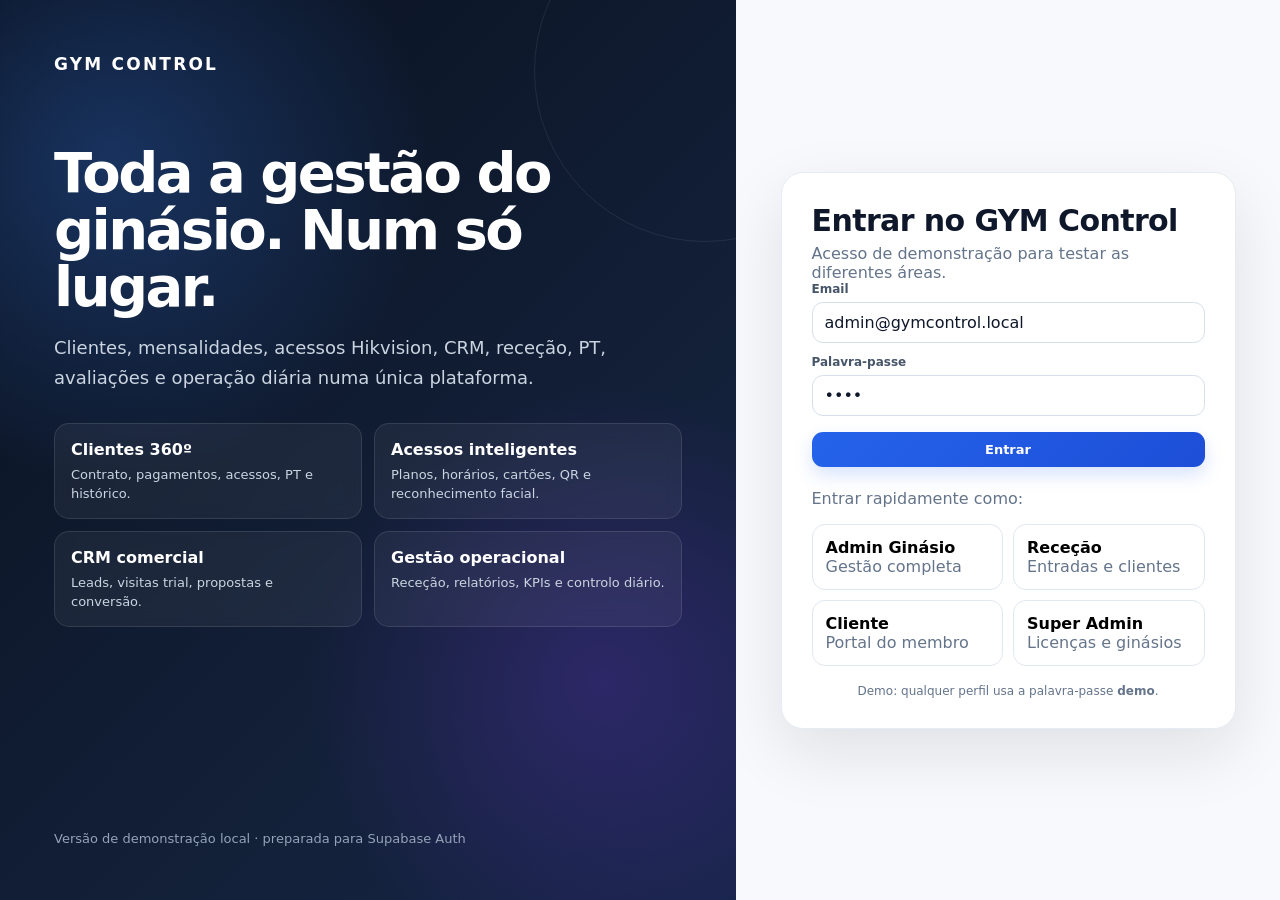
<file: index.html>
<!doctype html>
<html lang="pt">
<head>
  <meta charset="utf-8">
  <meta name="viewport" content="width=device-width,initial-scale=1">
  <meta name="description" content="GYM Control — gestão de ginásios, clientes, acessos, mensalidades, CRM, PT e operações.">
  <title>GYM Control · Login</title>
  <link rel="stylesheet" href="assets/css/app.css">
<link rel="icon" href="assets/gym-control.svg" type="image/svg+xml"></head>
<body>
<div class="login-page">
  <section class="login-hero">
    <div>
      <div class="login-brand">GYM CONTROL</div>
      <div style="margin-top:70px">
        <h1>Toda a gestão do ginásio. Num só lugar.</h1>
        <p>Clientes, mensalidades, acessos Hikvision, CRM, receção, PT, avaliações e operação diária numa única plataforma.</p>
        <div class="login-points">
          <div class="login-point"><strong>Clientes 360º</strong><span>Contrato, pagamentos, acessos, PT e histórico.</span></div>
          <div class="login-point"><strong>Acessos inteligentes</strong><span>Planos, horários, cartões, QR e reconhecimento facial.</span></div>
          <div class="login-point"><strong>CRM comercial</strong><span>Leads, visitas trial, propostas e conversão.</span></div>
          <div class="login-point"><strong>Gestão operacional</strong><span>Receção, relatórios, KPIs e controlo diário.</span></div>
        </div>
      </div>
    </div>
    <div style="color:#94a3b8;font-size:13px">Versão de demonstração local · preparada para Supabase Auth</div>
  </section>

  <section class="login-panel-wrap">
    <div class="login-panel">
      <h2>Entrar no GYM Control</h2>
      <div class="muted">Acesso de demonstração para testar as diferentes áreas.</div>

      <form id="loginForm">
        <label>Email</label>
        <input id="email" type="email" autocomplete="username" required>
        <div style="margin-top:12px">
          <label>Palavra-passe</label>
          <input id="password" type="password" autocomplete="current-password" required>
        </div>
        <div id="loginError" class="hidden" style="margin-top:12px;padding:10px;border-radius:10px;background:#fee2e2;color:#991b1b">
          Email ou palavra-passe incorretos.
        </div>
        <button class="btn primary" style="width:100%;margin-top:16px" type="submit">Entrar</button>
      </form>

      <div style="margin-top:22px">
        <div class="muted" style="margin-bottom:8px">Entrar rapidamente como:</div>
        <div class="login-role-grid">
          <button class="login-role" data-demo-role="admin"><strong>Admin Ginásio</strong><span class="muted">Gestão completa</span></button>
          <button class="login-role" data-demo-role="reception"><strong>Receção</strong><span class="muted">Entradas e clientes</span></button>
          <button class="login-role" data-demo-role="client"><strong>Cliente</strong><span class="muted">Portal do membro</span></button>
          <button class="login-role" data-demo-role="superadmin"><strong>Super Admin</strong><span class="muted">Licenças e ginásios</span></button>
        </div>
      </div>

      <div class="login-footer">Demo: qualquer perfil usa a palavra-passe <strong>demo</strong>.</div>
    </div>
  </section>
</div>
<script src="assets/js/login.js"></script>
<script src="assets/js/ui.js"></script></body>
</html>
</file>
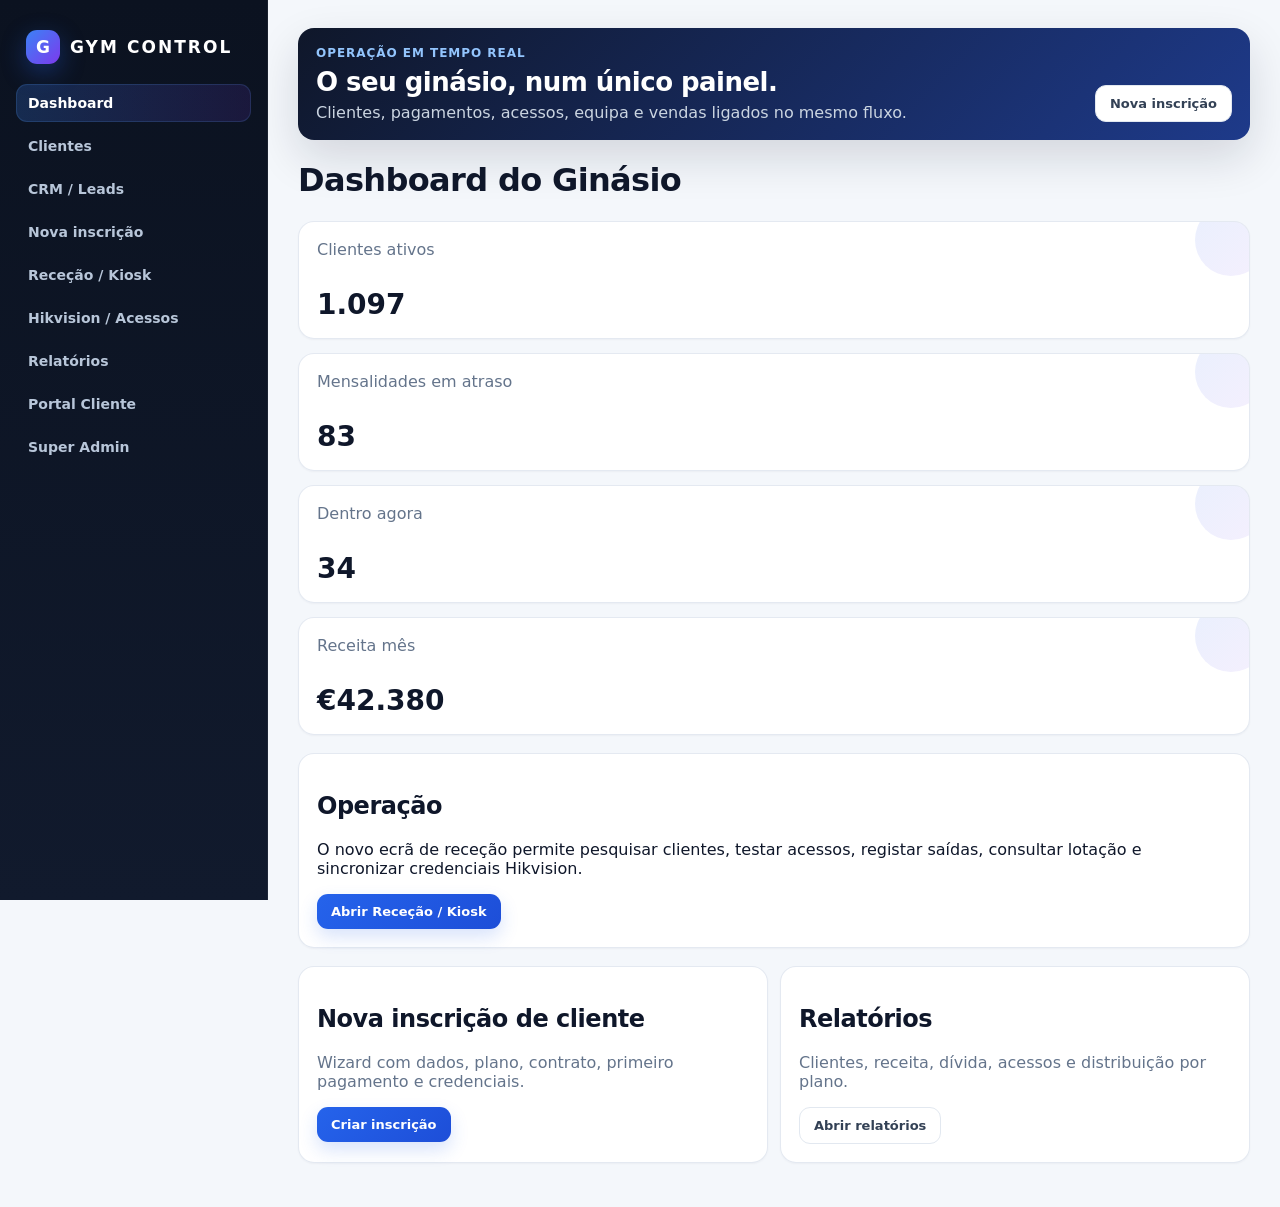
<file: admin.html>
<!doctype html><html lang="pt"><head><meta charset="utf-8"><meta name="viewport" content="width=device-width,initial-scale=1"><title>GYM Control</title><link rel="stylesheet" href="assets/css/app.css"><link rel="icon" href="assets/gym-control.svg" type="image/svg+xml"></head><body><div class="layout"><aside class="sidebar"><div class="brand">GYM CONTROL</div><nav class="nav"><a class="active" href="admin.html">Dashboard</a><a href="clients.html">Clientes</a><a href="crm.html">CRM / Leads</a><a href="enrollment.html">Nova inscrição</a><a href="reception.html">Receção / Kiosk</a><a href="hikvision.html">Hikvision / Acessos</a><a href="reports.html">Relatórios</a><a href="client-portal.html">Portal Cliente</a><a href="super-admin.html">Super Admin</a></nav></aside><main class="main"><div class="card" style="margin-bottom:18px;background:linear-gradient(135deg,#0f172a,#1e3a8a);color:#fff;border:0;box-shadow:0 18px 45px rgba(15,23,42,.14)"><div class="space" style="align-items:flex-end"><div><div style="font-size:12px;font-weight:800;letter-spacing:.08em;text-transform:uppercase;color:#93c5fd">Operação em tempo real</div><h2 style="margin:7px 0 6px;font-size:26px">O seu ginásio, num único painel.</h2><div style="color:#cbd5e1">Clientes, pagamentos, acessos, equipa e vendas ligados no mesmo fluxo.</div></div><a class="btn light" href="enrollment.html">Nova inscrição</a></div></div><h1>Dashboard do Ginásio</h1><div class="grid kpis"><div class="card kpi"><span class="muted">Clientes ativos</span><strong>1.097</strong></div><div class="card kpi"><span class="muted">Mensalidades em atraso</span><strong>83</strong></div><div class="card kpi"><span class="muted">Dentro agora</span><strong>34</strong></div><div class="card kpi"><span class="muted">Receita mês</span><strong>€42.380</strong></div></div><div class="card" style="margin-top:18px"><h2>Operação</h2><p>O novo ecrã de receção permite pesquisar clientes, testar acessos, registar saídas, consultar lotação e sincronizar credenciais Hikvision.</p><a class="btn primary" href="reception.html">Abrir Receção / Kiosk</a></div><div class="grid row" style="margin-top:18px">
<div class="card"><h2>Nova inscrição de cliente</h2><p class="muted">Wizard com dados, plano, contrato, primeiro pagamento e credenciais.</p><a class="btn primary" href="enrollment.html">Criar inscrição</a></div>
<div class="card"><h2>Relatórios</h2><p class="muted">Clientes, receita, dívida, acessos e distribuição por plano.</p><a class="btn light" href="reports.html">Abrir relatórios</a></div>
</div></main></div><script src="assets/js/session.js"></script><script src="assets/js/ui.js"></script></body></html>
</file>
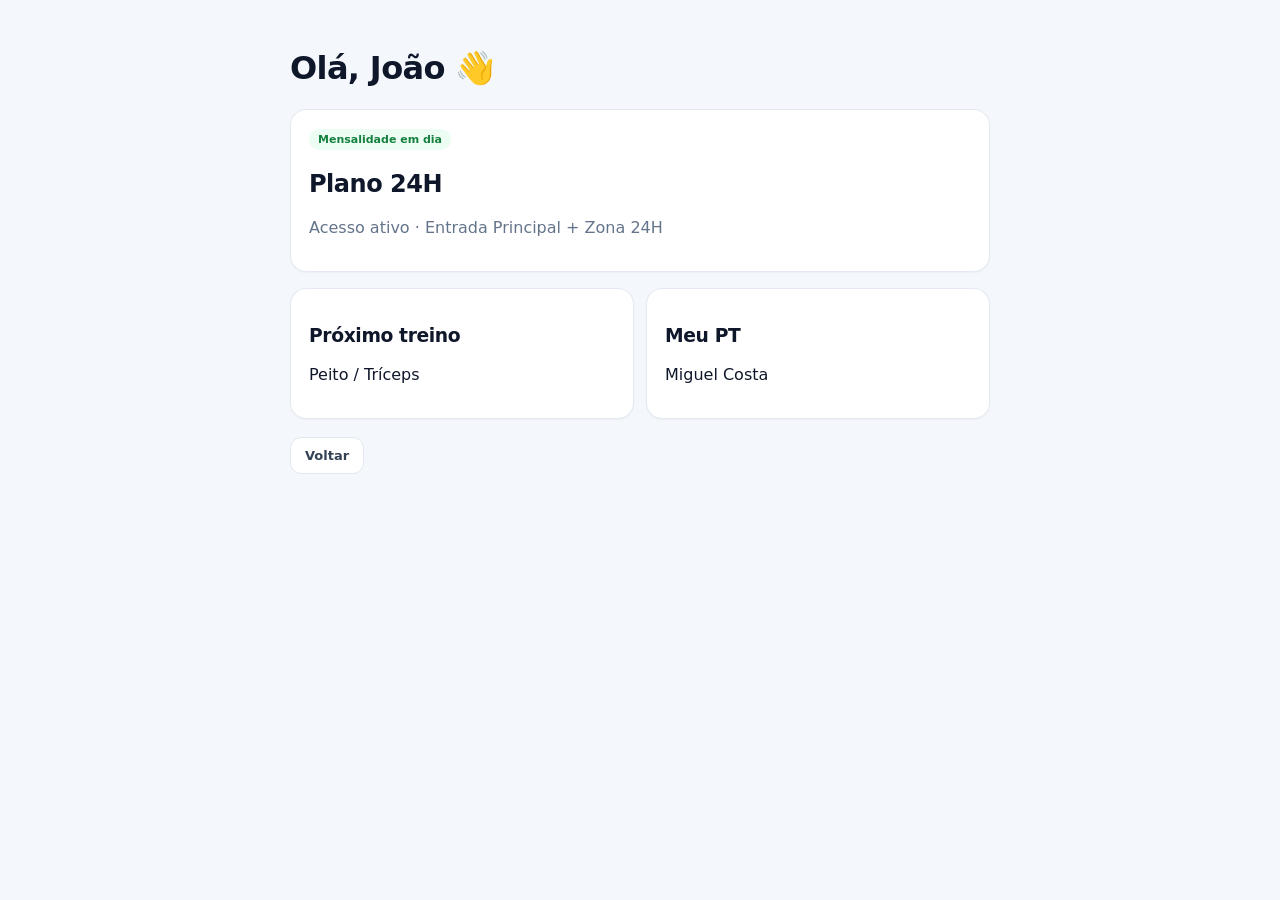
<file: client-portal.html>
<!doctype html><html lang="pt"><head><meta charset="utf-8"><meta name="viewport" content="width=device-width,initial-scale=1"><title>GYM Control · Cliente</title><link rel="stylesheet" href="assets/css/app.css"><link rel="icon" href="assets/gym-control.svg" type="image/svg+xml"></head><body><main class="main" style="max-width:760px;margin:auto"><h1>Olá, João 👋</h1><div class="card"><span class="badge ok">Mensalidade em dia</span><h2>Plano 24H</h2><p class="muted">Acesso ativo · Entrada Principal + Zona 24H</p></div><div class="grid row" style="margin-top:16px"><div class="card"><h3>Próximo treino</h3><p>Peito / Tríceps</p></div><div class="card"><h3>Meu PT</h3><p>Miguel Costa</p></div></div><p style="margin-top:18px"><a class="btn light" href="admin.html">Voltar</a></p></main><script src="assets/js/session.js"></script><script src="assets/js/ui.js"></script></body></html>
</file>
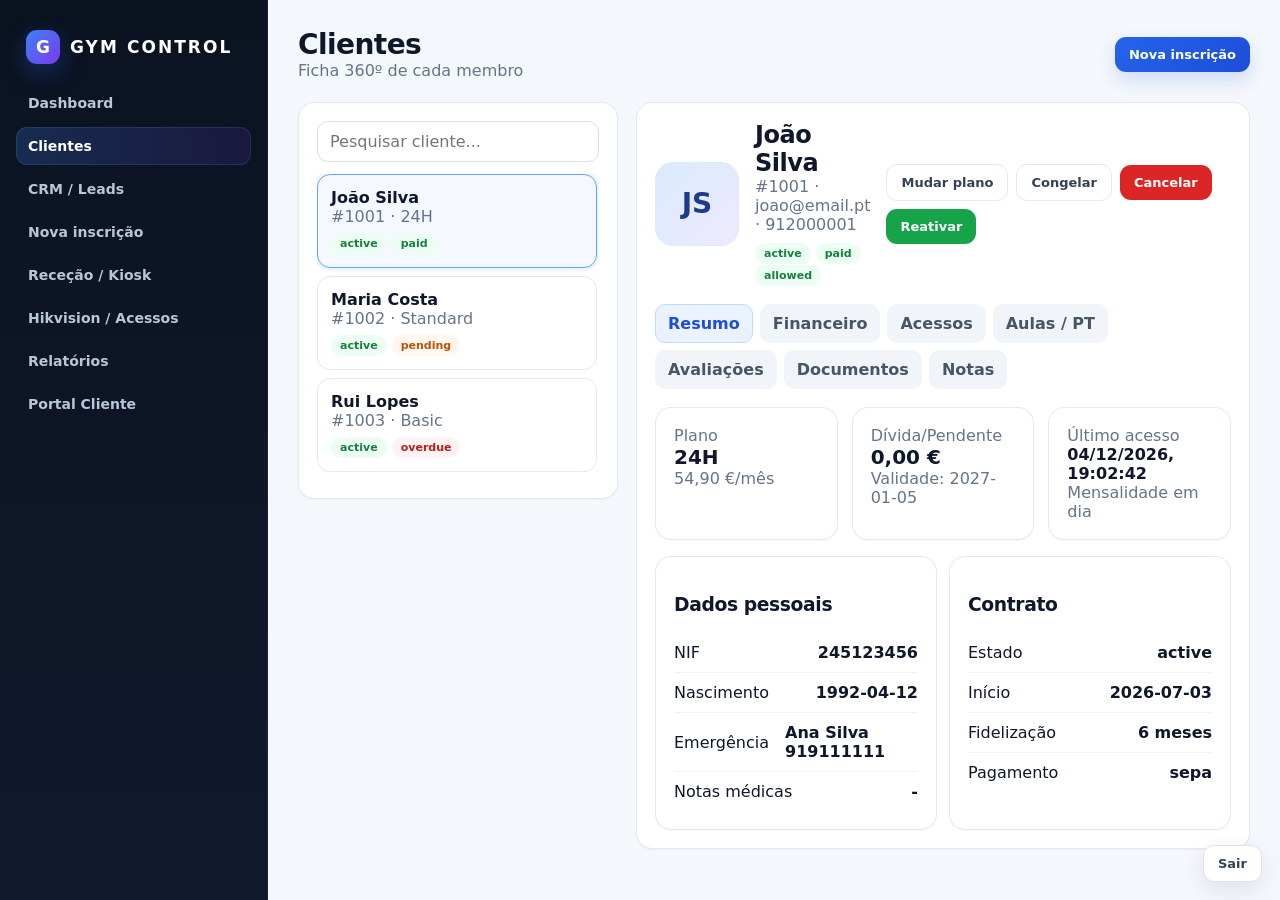
<file: clients.html>
<!doctype html><html lang="pt"><head><meta charset="utf-8"><meta name="viewport" content="width=device-width,initial-scale=1"><title>GYM Control · Clientes</title><link rel="stylesheet" href="assets/css/app.css"><link rel="icon" href="assets/gym-control.svg" type="image/svg+xml"></head>
<body><button class="btn light" onclick="GYM_SESSION.logout()" style="position:fixed;right:16px;bottom:16px;z-index:50">Sair</button><div class="layout"><aside class="sidebar"><div class="brand">GYM CONTROL</div><nav class="nav"><a href="admin.html">Dashboard</a><a class="active" href="clients.html">Clientes</a><a href="crm.html">CRM / Leads</a><a href="enrollment.html">Nova inscrição</a><a href="reception.html">Receção / Kiosk</a><a href="hikvision.html">Hikvision / Acessos</a><a href="reports.html">Relatórios</a><a href="client-portal.html">Portal Cliente</a></nav></aside>
<main class="main"><div class="topbar"><div><h1 style="margin:0">Clientes</h1><div class="muted">Ficha 360º de cada membro</div></div><a class="btn primary" href="enrollment.html">Nova inscrição</a></div>
<div class="client-layout"><aside><div class="card"><input id="clientSearch" placeholder="Pesquisar cliente..."><div id="clientList" class="client-list" style="margin-top:12px"></div></div></aside>
<section><div class="card"><div class="profile-head"><div class="profile-avatar" id="profileAvatar">JS</div><div><h2 id="profileName" style="margin:0"></h2><div class="muted" id="profileMeta"></div><div style="margin-top:8px" id="profileBadges"></div></div><div class="toolbar"><button class="btn light" id="changePlan">Mudar plano</button><button class="btn light" id="freezeClient">Congelar</button><button class="btn danger" id="cancelClient">Cancelar</button><button class="btn success" id="reactivateClient">Reativar</button></div></div>
<div class="profile-tabs"><button class="profile-tab active" data-tab="overview">Resumo</button><button class="profile-tab" data-tab="finance">Financeiro</button><button class="profile-tab" data-tab="access">Acessos</button><button class="profile-tab" data-tab="activities">Aulas / PT</button><button class="profile-tab" data-tab="measurements">Avaliações</button><button class="profile-tab" data-tab="documents">Documentos</button><button class="profile-tab" data-tab="notes">Notas</button></div>
<div class="profile-panel active" data-panel="overview" id="overviewPanel"></div><div class="profile-panel" data-panel="finance" id="financePanel"></div><div class="profile-panel" data-panel="access" id="accessPanel"></div><div class="profile-panel" data-panel="activities" id="activitiesPanel"></div><div class="profile-panel" data-panel="measurements" id="measurementsPanel"></div><div class="profile-panel" data-panel="documents" id="documentsPanel"></div><div class="profile-panel" data-panel="notes" id="notesPanel"></div>
</div></section></div></main></div>

<div class="modal hidden" id="planModal"><div class="modal-box"><div class="space"><h2>Mudar plano</h2><button class="btn light" id="closePlan">Fechar</button></div><label>Novo plano</label><select id="planSelect"></select><div style="margin-top:14px;text-align:right"><button class="btn primary" id="savePlan">Guardar alteração</button></div></div></div>
<div class="modal hidden" id="freezeModal"><div class="modal-box"><div class="space"><h2>Congelar adesão</h2><button class="btn light" id="closeFreeze">Fechar</button></div><div class="row"><div><label>De</label><input id="freezeFrom" type="date"></div><div><label>Até</label><input id="freezeTo" type="date"></div></div><div style="margin-top:10px"><label>Motivo</label><input id="freezeReason"></div><div style="margin-top:14px;text-align:right"><button class="btn primary" id="saveFreeze">Confirmar congelamento</button></div></div></div>
<div class="modal hidden" id="measurementModal"><div class="modal-box"><div class="space"><h2>Nova avaliação</h2><button class="btn light" id="closeMeasurement">Fechar</button></div><div class="row"><div><label>Data</label><input id="mDate" type="date"></div><div><label>Peso kg</label><input id="mWeight" type="number" step="0.1"></div></div><div class="row" style="margin-top:10px"><div><label>Gordura %</label><input id="mFat" type="number" step="0.1"></div><div><label>Músculo kg</label><input id="mMuscle" type="number" step="0.1"></div></div><div style="margin-top:10px"><label>Cintura cm</label><input id="mWaist" type="number" step="0.1"></div><div style="margin-top:14px;text-align:right"><button class="btn primary" id="saveMeasurement">Guardar avaliação</button></div></div></div>
<script src="assets/js/app.js"></script><script src="assets/js/clients.js"></script><script src="assets/js/session.js"></script><script src="assets/js/ui.js"></script></body></html>
</file>
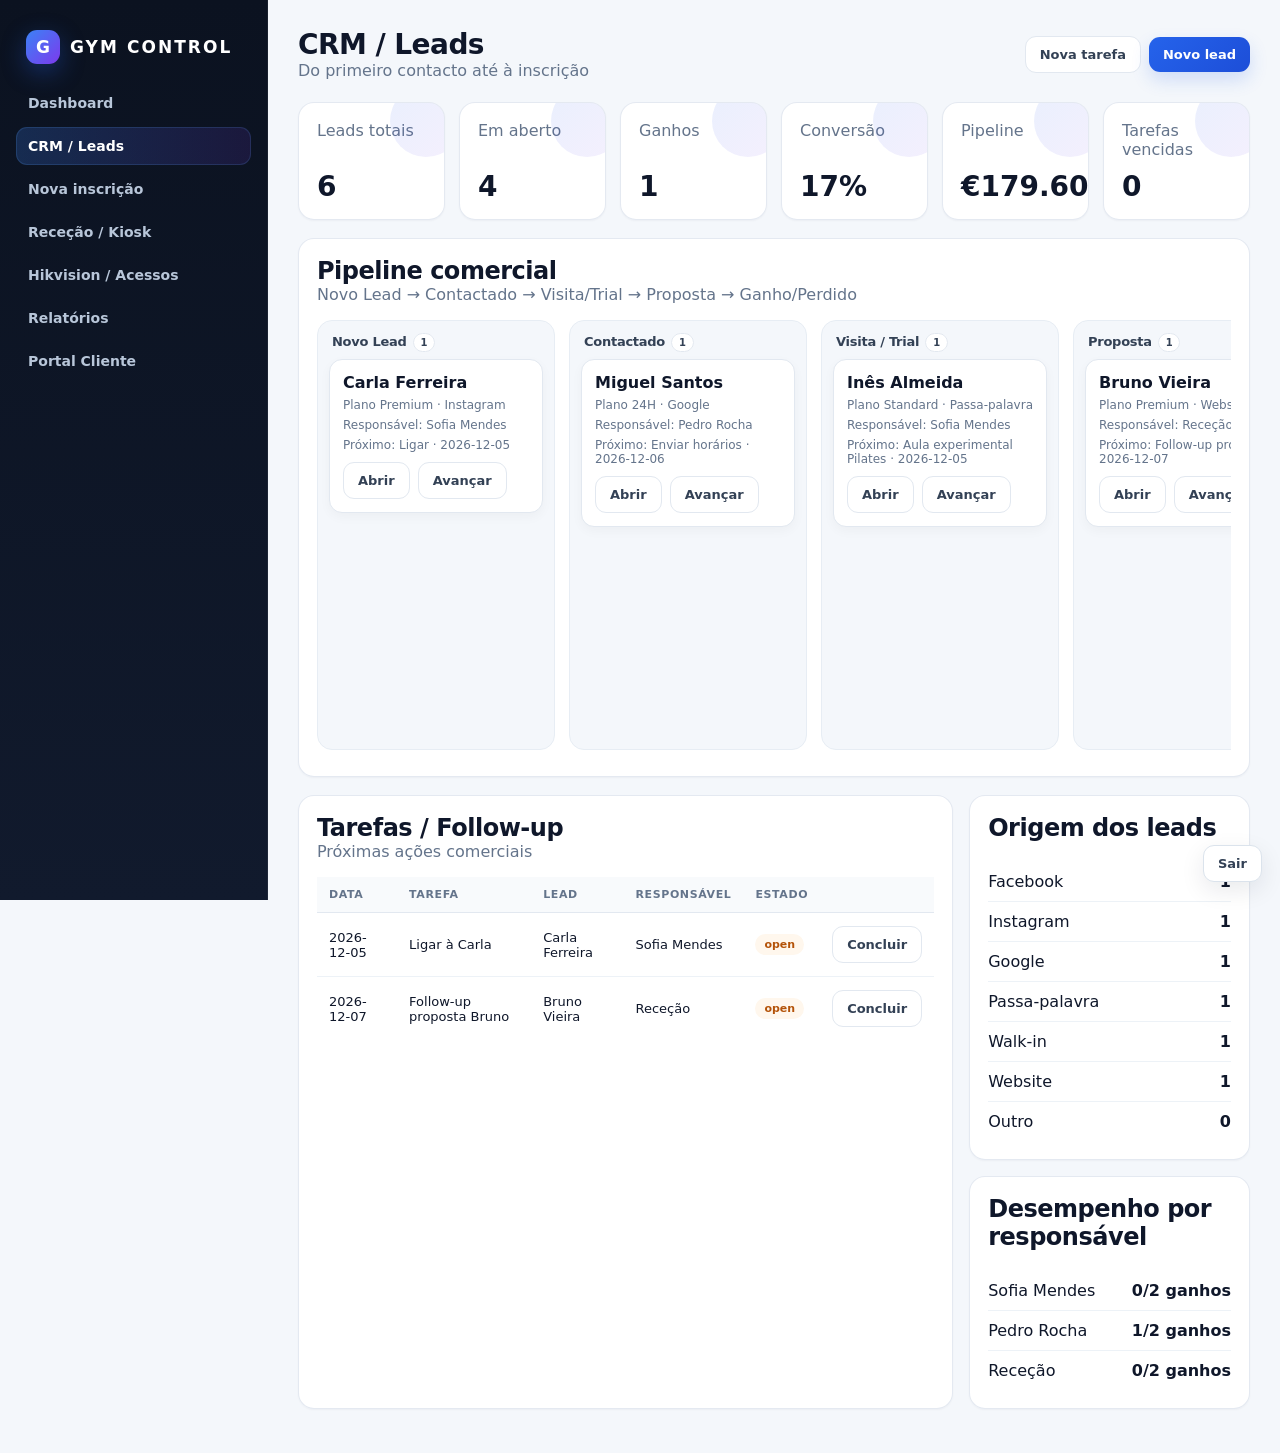
<file: crm.html>
<!doctype html><html lang="pt"><head><meta charset="utf-8"><meta name="viewport" content="width=device-width,initial-scale=1"><title>GYM Control · CRM</title><link rel="stylesheet" href="assets/css/app.css"><link rel="icon" href="assets/gym-control.svg" type="image/svg+xml"></head>
<body><button class="btn light" onclick="GYM_SESSION.logout()" style="position:fixed;right:16px;bottom:16px;z-index:50">Sair</button><div class="layout"><aside class="sidebar"><div class="brand">GYM CONTROL</div><nav class="nav"><a href="admin.html">Dashboard</a><a class="active" href="crm.html">CRM / Leads</a><a href="enrollment.html">Nova inscrição</a><a href="reception.html">Receção / Kiosk</a><a href="hikvision.html">Hikvision / Acessos</a><a href="reports.html">Relatórios</a><a href="client-portal.html">Portal Cliente</a></nav></aside>
<main class="main"><div class="topbar"><div><h1 style="margin:0">CRM / Leads</h1><div class="muted">Do primeiro contacto até à inscrição</div></div><div class="toolbar"><button class="btn light" id="newTask">Nova tarefa</button><button class="btn primary" id="newLead">Novo lead</button></div></div>
<div class="kpi-grid-6"><div class="card kpi"><span class="muted">Leads totais</span><strong id="kTotal">0</strong></div><div class="card kpi"><span class="muted">Em aberto</span><strong id="kOpen">0</strong></div><div class="card kpi"><span class="muted">Ganhos</span><strong id="kWon">0</strong></div><div class="card kpi"><span class="muted">Conversão</span><strong id="kConv">0%</strong></div><div class="card kpi"><span class="muted">Pipeline</span><strong id="kPipe">€0</strong></div><div class="card kpi"><span class="muted">Tarefas vencidas</span><strong id="kTasks">0</strong></div></div>

<div class="card" style="margin-top:18px"><div class="section-title"><div><h2 style="margin:0">Pipeline comercial</h2><div class="muted">Novo Lead → Contactado → Visita/Trial → Proposta → Ganho/Perdido</div></div></div><div class="kanban" id="kanban"></div></div>

<div class="crm-grid" style="margin-top:18px"><div class="card"><div class="section-title"><div><h2 style="margin:0">Tarefas / Follow-up</h2><div class="muted">Próximas ações comerciais</div></div></div><div style="overflow:auto"><table><thead><tr><th>Data</th><th>Tarefa</th><th>Lead</th><th>Responsável</th><th>Estado</th><th></th></tr></thead><tbody id="taskRows"></tbody></table></div></div>
<div><div class="card"><h2 style="margin-top:0">Origem dos leads</h2><div id="sourceStats"></div></div><div class="card" style="margin-top:16px"><h2 style="margin-top:0">Desempenho por responsável</h2><div id="ownerStats"></div></div></div></div>
</main></div>

<div class="modal hidden" id="leadModal"><div class="modal-box"><div class="space"><h2>Lead</h2><button class="btn light" id="closeLead">Fechar</button></div><input id="leadId" type="hidden">
<div class="row"><div><label>Nome</label><input id="leadName"></div><div><label>Telefone</label><input id="leadPhone"></div></div><div class="row" style="margin-top:10px"><div><label>Email</label><input id="leadEmail"></div><div><label>Origem</label><select id="leadSource"></select></div></div>
<div class="row" style="margin-top:10px"><div><label>Responsável</label><select id="leadOwner"></select></div><div><label>Estado</label><select id="leadStage"></select></div></div>
<div class="row" style="margin-top:10px"><div><label>Interesse</label><input id="leadInterest" placeholder="Plano Premium"></div><div><label>Valor potencial €/mês</label><input id="leadValue" type="number" step="0.01"></div></div>
<div class="row" style="margin-top:10px"><div><label>Próxima ação</label><input id="leadAction"></div><div><label>Data</label><input id="leadDate" type="date"></div></div>
<div style="margin-top:10px"><label>Notas</label><textarea id="leadNotes" rows="4"></textarea></div>
<div class="space" style="margin-top:14px"><button class="btn success" id="convertLead">Converter em inscrição</button><button class="btn primary" id="saveLead">Guardar</button></div></div></div>

<div class="modal hidden" id="taskModal"><div class="modal-box"><div class="space"><h2>Nova tarefa</h2><button class="btn light" id="closeTask">Fechar</button></div>
<div><label>Tarefa</label><input id="taskTitle"></div><div class="row" style="margin-top:10px"><div><label>Lead</label><select id="taskLead"></select></div><div><label>Responsável</label><select id="taskOwner"></select></div></div><div style="margin-top:10px"><label>Data</label><input id="taskDate" type="date"></div><div style="margin-top:14px;text-align:right"><button class="btn primary" id="saveTask">Guardar tarefa</button></div></div></div>

<script src="assets/js/app.js"></script><script src="assets/js/crm.js"></script><script src="assets/js/session.js"></script><script src="assets/js/ui.js"></script></body></html>
</file>
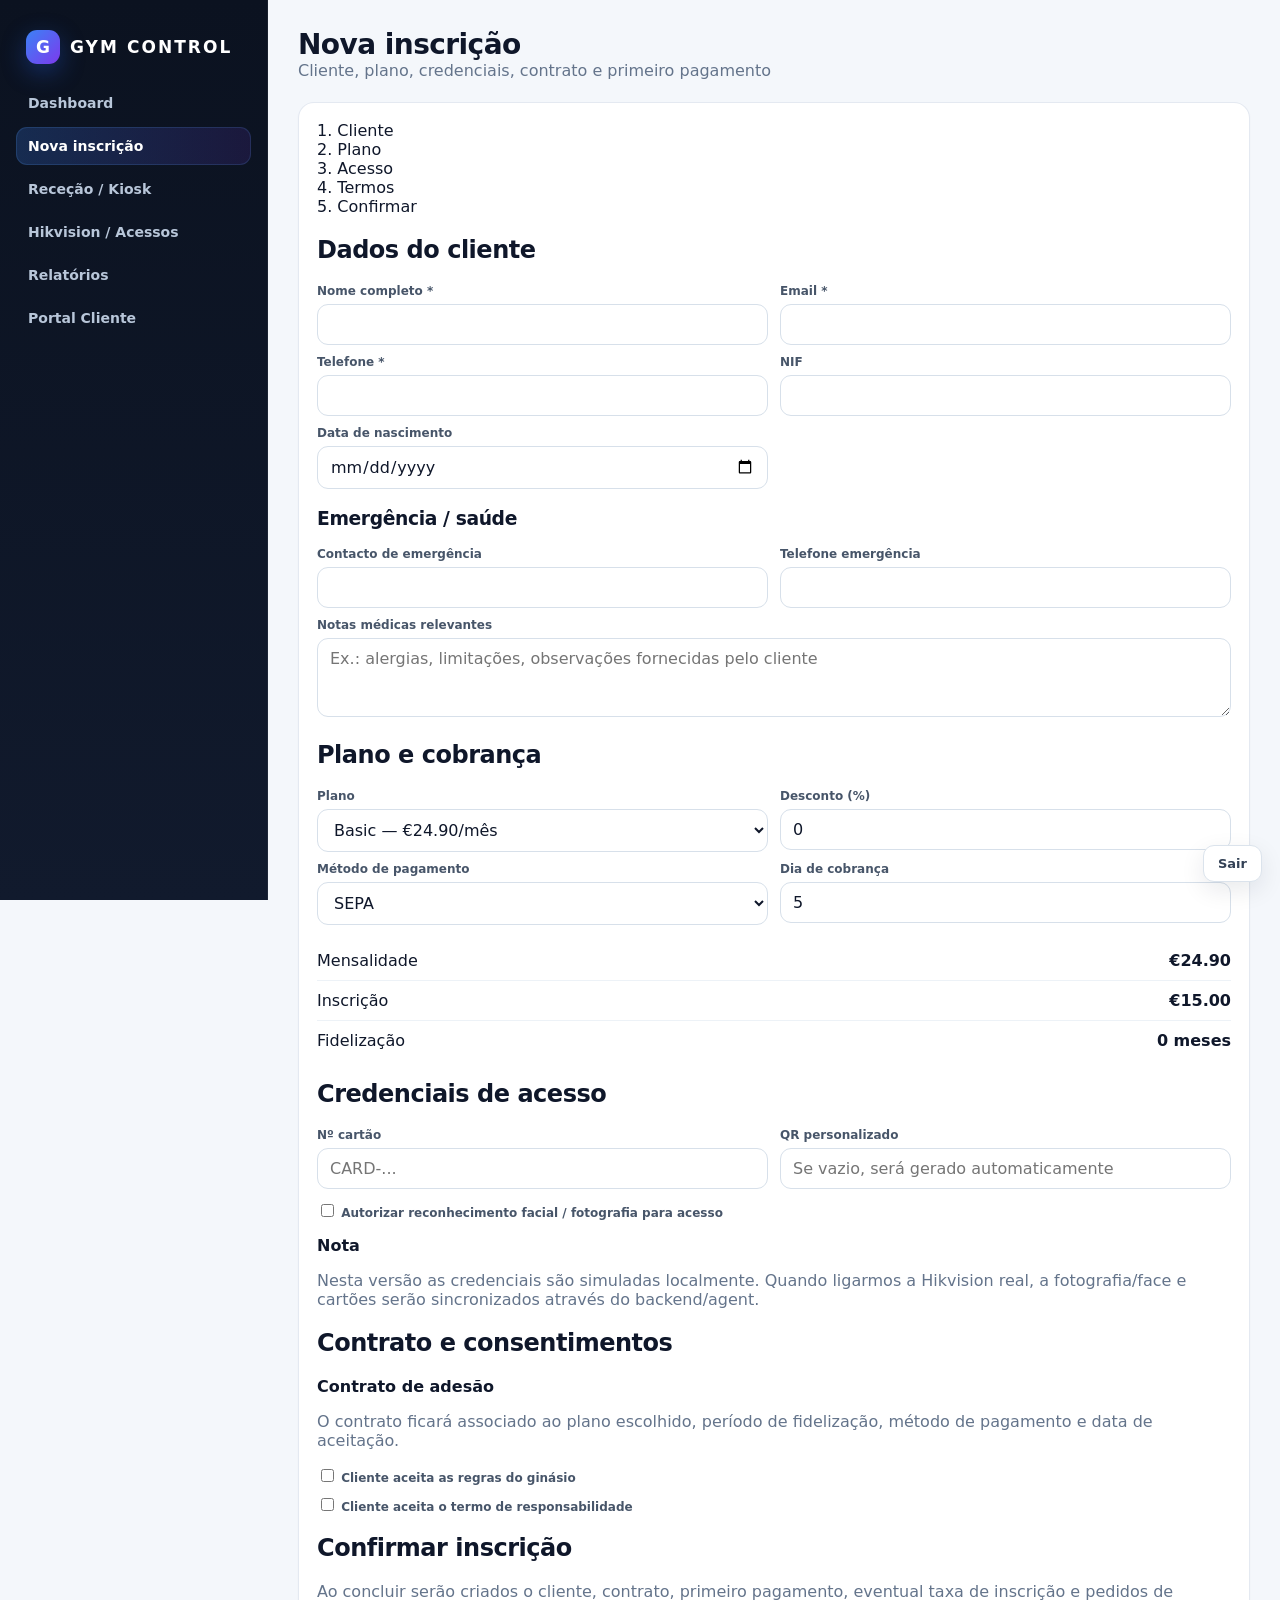
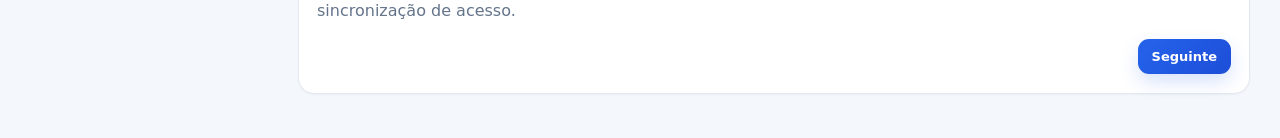
<file: enrollment.html>
<!doctype html><html lang="pt"><head><meta charset="utf-8"><meta name="viewport" content="width=device-width,initial-scale=1"><title>GYM Control · Nova Inscrição</title><link rel="stylesheet" href="assets/css/app.css"><link rel="icon" href="assets/gym-control.svg" type="image/svg+xml"></head>
<body><button class="btn light" onclick="GYM_SESSION.logout()" style="position:fixed;right:16px;bottom:16px;z-index:50">Sair</button><div class="layout"><aside class="sidebar"><div class="brand">GYM CONTROL</div><nav class="nav"><a href="admin.html">Dashboard</a><a class="active" href="enrollment.html">Nova inscrição</a><a href="reception.html">Receção / Kiosk</a><a href="hikvision.html">Hikvision / Acessos</a><a href="reports.html">Relatórios</a><a href="client-portal.html">Portal Cliente</a></nav></aside>
<main class="main"><div class="topbar"><div><h1 style="margin:0">Nova inscrição</h1><div class="muted">Cliente, plano, credenciais, contrato e primeiro pagamento</div></div></div>
<div id="created" class="hidden"></div>
<div class="card wizard-card"><div class="wizard-steps"><div class="wizard-step">1. Cliente</div><div class="wizard-step">2. Plano</div><div class="wizard-step">3. Acesso</div><div class="wizard-step">4. Termos</div><div class="wizard-step">5. Confirmar</div></div>

<section class="form-section" data-step="1"><h2>Dados do cliente</h2><div class="row"><div><label>Nome completo *</label><input id="name"></div><div><label>Email *</label><input id="email" type="email"></div></div><div class="row" style="margin-top:10px"><div><label>Telefone *</label><input id="phone"></div><div><label>NIF</label><input id="tax"></div></div><div class="row" style="margin-top:10px"><div><label>Data de nascimento</label><input id="birth" type="date"></div><div></div></div><h3>Emergência / saúde</h3><div class="row"><div><label>Contacto de emergência</label><input id="emergencyName"></div><div><label>Telefone emergência</label><input id="emergencyPhone"></div></div><div style="margin-top:10px"><label>Notas médicas relevantes</label><textarea id="medical" rows="3" placeholder="Ex.: alergias, limitações, observações fornecidas pelo cliente"></textarea></div></section>

<section class="form-section" data-step="2"><h2>Plano e cobrança</h2><div class="row"><div><label>Plano</label><select id="plan"></select></div><div><label>Desconto (%)</label><input id="discount" type="number" min="0" max="100" value="0"></div></div><div class="row" style="margin-top:10px"><div><label>Método de pagamento</label><select id="paymentMethod"><option value="sepa">SEPA</option><option value="card">Cartão</option><option value="mbway">MB WAY</option><option value="cash">Dinheiro</option><option value="transfer">Transferência</option></select></div><div><label>Dia de cobrança</label><input id="billingDay" type="number" min="1" max="28" value="5"></div></div><div class="summary-box" id="priceSummary" style="margin-top:16px"></div></section>

<section class="form-section" data-step="3"><h2>Credenciais de acesso</h2><div class="row"><div><label>Nº cartão</label><input id="card" placeholder="CARD-..."></div><div><label>QR personalizado</label><input id="qr" placeholder="Se vazio, será gerado automaticamente"></div></div><div style="margin-top:12px"><label><input id="face" type="checkbox" style="width:auto"> Autorizar reconhecimento facial / fotografia para acesso</label></div><div class="summary-box" style="margin-top:16px"><strong>Nota</strong><p class="muted">Nesta versão as credenciais são simuladas localmente. Quando ligarmos a Hikvision real, a fotografia/face e cartões serão sincronizados através do backend/agent.</p></div></section>

<section class="form-section" data-step="4"><h2>Contrato e consentimentos</h2><div class="summary-box"><p><strong>Contrato de adesão</strong></p><p class="muted">O contrato ficará associado ao plano escolhido, período de fidelização, método de pagamento e data de aceitação.</p></div><div style="margin-top:14px"><label><input id="rules" type="checkbox" style="width:auto"> Cliente aceita as regras do ginásio</label></div><div style="margin-top:10px"><label><input id="waiver" type="checkbox" style="width:auto"> Cliente aceita o termo de responsabilidade</label></div></section>

<section class="form-section" data-step="5"><h2>Confirmar inscrição</h2><div id="finalSummary" class="summary-box"></div><p class="muted" style="margin-top:12px">Ao concluir serão criados o cliente, contrato, primeiro pagamento, eventual taxa de inscrição e pedidos de sincronização de acesso.</p></section>

<div class="space" style="margin-top:18px"><button class="btn light" id="prev">Anterior</button><button class="btn primary" id="next">Seguinte</button></div></div>
</main></div><script src="assets/js/app.js"></script><script src="assets/js/enrollment.js"></script><script src="assets/js/session.js"></script><script src="assets/js/ui.js"></script></body></html>
</file>
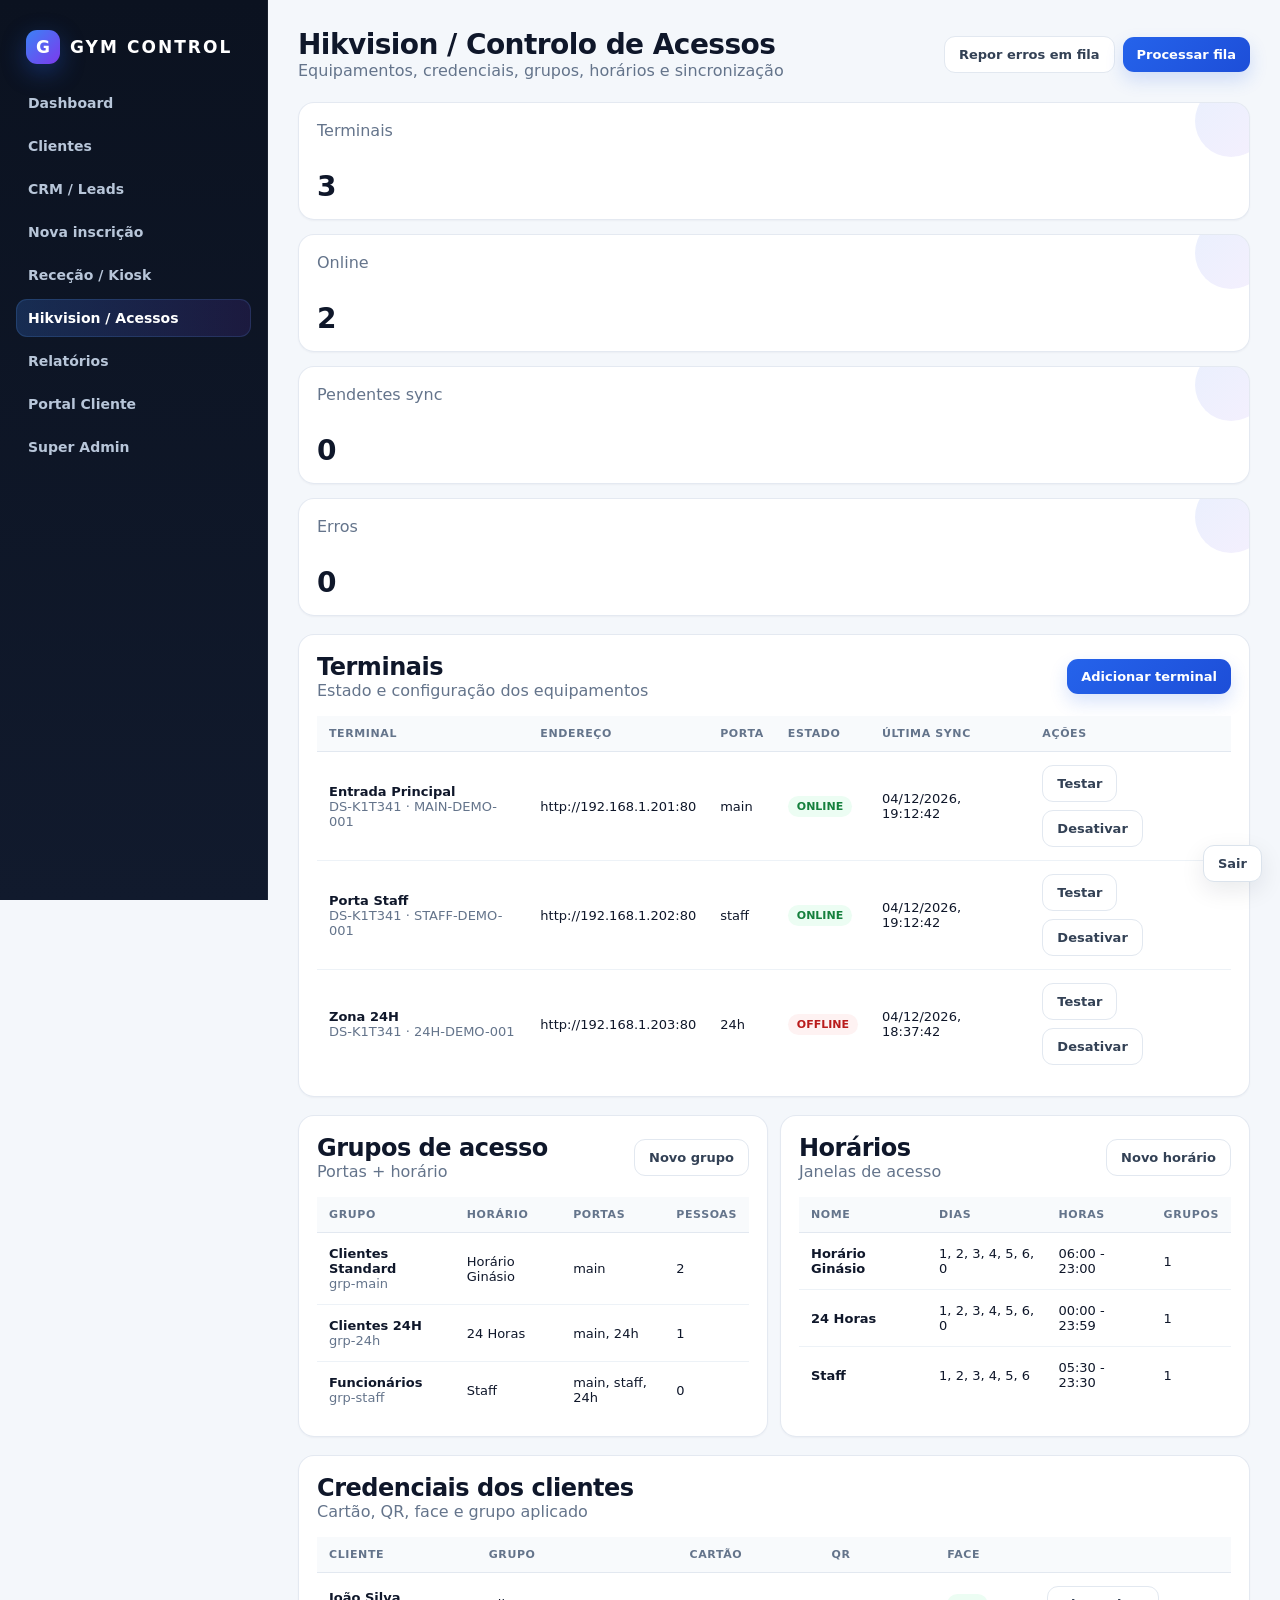
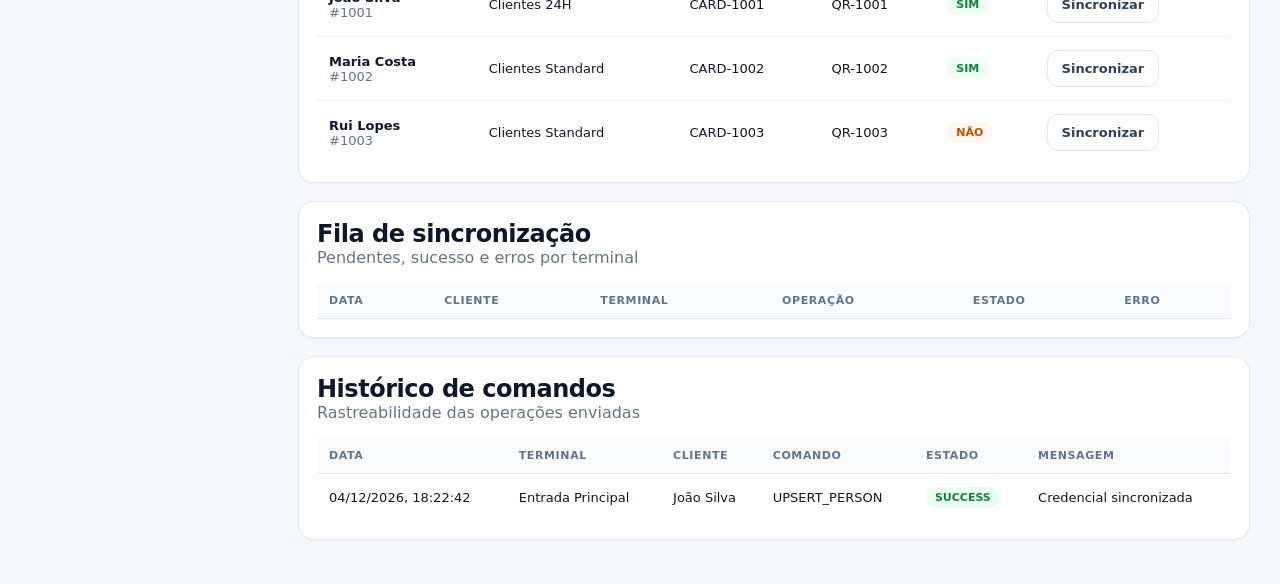
<file: hikvision.html>
<!doctype html>
<html lang="pt"><head><meta charset="utf-8"><meta name="viewport" content="width=device-width,initial-scale=1">
<title>GYM Control · Hikvision</title><link rel="stylesheet" href="assets/css/app.css"><link rel="icon" href="assets/gym-control.svg" type="image/svg+xml"></head>
<body><button class="btn light" onclick="GYM_SESSION.logout()" style="position:fixed;right:16px;bottom:16px;z-index:50">Sair</button><div class="layout">
<aside class="sidebar"><div class="brand">GYM CONTROL</div><nav class="nav">
<a href="admin.html">Dashboard</a><a href="clients.html">Clientes</a><a href="crm.html">CRM / Leads</a><a href="enrollment.html">Nova inscrição</a><a href="reception.html">Receção / Kiosk</a><a class="active" href="hikvision.html">Hikvision / Acessos</a><a href="reports.html">Relatórios</a><a href="client-portal.html">Portal Cliente</a><a href="super-admin.html">Super Admin</a>
</nav></aside>
<main class="main">
<div class="topbar"><div><h1 style="margin:0">Hikvision / Controlo de Acessos</h1><div class="muted">Equipamentos, credenciais, grupos, horários e sincronização</div></div>
<div class="toolbar"><button class="btn light" id="retryErrors">Repor erros em fila</button><button class="btn primary" id="processQueue">Processar fila</button></div></div>

<div class="grid kpis">
<div class="card kpi"><span class="muted">Terminais</span><strong id="stTerminals">0</strong></div>
<div class="card kpi"><span class="muted">Online</span><strong id="stOnline">0</strong></div>
<div class="card kpi"><span class="muted">Pendentes sync</span><strong id="stPending">0</strong></div>
<div class="card kpi"><span class="muted">Erros</span><strong id="stErrors">0</strong></div>
</div>

<div class="card" style="margin-top:18px">
<div class="section-title"><div><h2 style="margin:0">Terminais</h2><div class="muted">Estado e configuração dos equipamentos</div></div><button class="btn primary" id="addTerminal">Adicionar terminal</button></div>
<div style="overflow:auto"><table><thead><tr><th>Terminal</th><th>Endereço</th><th>Porta</th><th>Estado</th><th>Última sync</th><th>Ações</th></tr></thead><tbody id="terminalRows"></tbody></table></div>
</div>

<div class="grid row" style="margin-top:18px">
<div class="card"><div class="section-title"><div><h2 style="margin:0">Grupos de acesso</h2><div class="muted">Portas + horário</div></div><button class="btn light" id="addGroup">Novo grupo</button></div>
<div style="overflow:auto"><table><thead><tr><th>Grupo</th><th>Horário</th><th>Portas</th><th>Pessoas</th></tr></thead><tbody id="groupRows"></tbody></table></div></div>
<div class="card"><div class="section-title"><div><h2 style="margin:0">Horários</h2><div class="muted">Janelas de acesso</div></div><button class="btn light" id="addSchedule">Novo horário</button></div>
<div style="overflow:auto"><table><thead><tr><th>Nome</th><th>Dias</th><th>Horas</th><th>Grupos</th></tr></thead><tbody id="scheduleRows"></tbody></table></div></div>
</div>

<div class="card" style="margin-top:18px"><div class="section-title"><div><h2 style="margin:0">Credenciais dos clientes</h2><div class="muted">Cartão, QR, face e grupo aplicado</div></div></div>
<div style="overflow:auto"><table><thead><tr><th>Cliente</th><th>Grupo</th><th>Cartão</th><th>QR</th><th>Face</th><th></th></tr></thead><tbody id="credentialRows"></tbody></table></div></div>

<div class="card" style="margin-top:18px"><div class="section-title"><div><h2 style="margin:0">Fila de sincronização</h2><div class="muted">Pendentes, sucesso e erros por terminal</div></div></div>
<div style="overflow:auto"><table><thead><tr><th>Data</th><th>Cliente</th><th>Terminal</th><th>Operação</th><th>Estado</th><th>Erro</th></tr></thead><tbody id="queueRows"></tbody></table></div></div>

<div class="card" style="margin-top:18px"><div class="section-title"><div><h2 style="margin:0">Histórico de comandos</h2><div class="muted">Rastreabilidade das operações enviadas</div></div></div>
<div style="overflow:auto"><table><thead><tr><th>Data</th><th>Terminal</th><th>Cliente</th><th>Comando</th><th>Estado</th><th>Mensagem</th></tr></thead><tbody id="logRows"></tbody></table></div></div>
</main></div>

<div class="modal hidden" id="terminalModal"><div class="modal-box"><div class="space"><h2>Novo terminal Hikvision</h2><button class="btn light" id="closeTerminal">Fechar</button></div>
<div class="row"><div><label>Nome</label><input id="tName" placeholder="Entrada Norte"></div><div><label>Modelo</label><input id="tModel" value="DS-K1T341"></div></div>
<div class="row" style="margin-top:10px"><div><label>IP / hostname</label><input id="tIp" placeholder="192.168.1.210"></div><div><label>Porta</label><input id="tPort" type="number" value="80"></div></div>
<div class="row" style="margin-top:10px"><div><label>Protocolo</label><select id="tProtocol"><option>http</option><option>https</option></select></div><div><label>Porta física / zona</label><select id="tDoor"><option value="main">Entrada Principal</option><option value="staff">Staff</option><option value="24h">Zona 24H</option></select></div></div>
<div style="margin-top:10px"><label>Nº série</label><input id="tSerial" placeholder="Opcional"></div><div style="margin-top:14px;text-align:right"><button class="btn primary" id="saveTerminal">Guardar terminal</button></div></div></div>

<div class="modal hidden" id="groupModal"><div class="modal-box"><div class="space"><h2>Novo grupo de acesso</h2><button class="btn light" id="closeGroup">Fechar</button></div>
<div class="row"><div><label>Nome</label><input id="gName" placeholder="Premium Noite"></div><div><label>Horário</label><select id="gSchedule"></select></div></div>
<div style="margin-top:12px"><strong>Portas</strong><div class="toolbar" style="margin-top:8px"><label><input type="checkbox" name="gdoor" value="main"> Entrada Principal</label><label><input type="checkbox" name="gdoor" value="staff"> Staff</label><label><input type="checkbox" name="gdoor" value="24h"> Zona 24H</label></div></div>
<div style="margin-top:14px;text-align:right"><button class="btn primary" id="saveGroup">Guardar grupo</button></div></div></div>

<div class="modal hidden" id="scheduleModal"><div class="modal-box"><div class="space"><h2>Novo horário</h2><button class="btn light" id="closeSchedule">Fechar</button></div>
<div><label>Nome</label><input id="sName" placeholder="Seg-Sex 07h-22h"></div>
<div class="row" style="margin-top:10px"><div><label>Início</label><input id="sStart" type="time" value="07:00"></div><div><label>Fim</label><input id="sEnd" type="time" value="22:00"></div></div>
<div style="margin-top:12px"><strong>Dias</strong><div class="toolbar" style="margin-top:8px">
<label><input type="checkbox" name="sday" value="1" checked> Seg</label><label><input type="checkbox" name="sday" value="2" checked> Ter</label><label><input type="checkbox" name="sday" value="3" checked> Qua</label><label><input type="checkbox" name="sday" value="4" checked> Qui</label><label><input type="checkbox" name="sday" value="5" checked> Sex</label><label><input type="checkbox" name="sday" value="6"> Sáb</label><label><input type="checkbox" name="sday" value="0"> Dom</label></div></div>
<div style="margin-top:14px;text-align:right"><button class="btn primary" id="saveSchedule">Guardar horário</button></div></div></div>

<script src="assets/js/app.js"></script><script src="assets/js/hikvision.js"></script><script src="assets/js/session.js"></script><script src="assets/js/ui.js"></script></body></html>
</file>
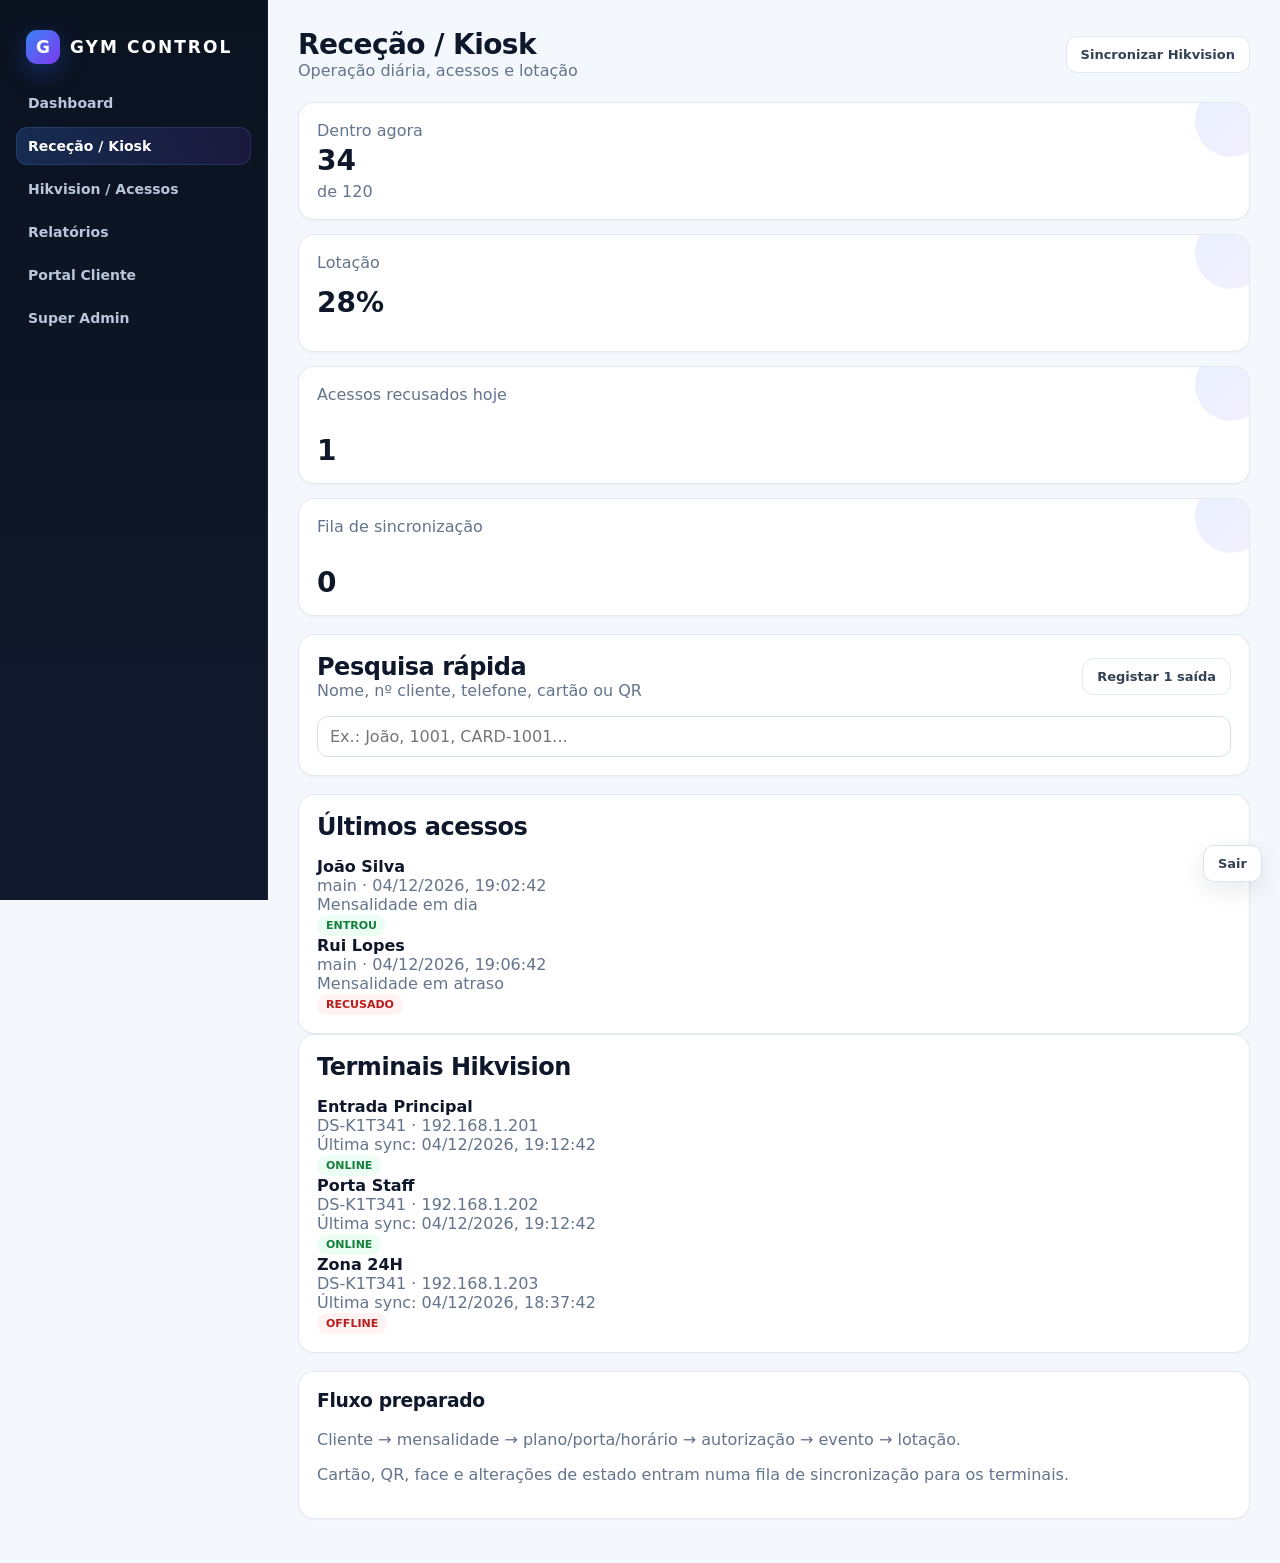
<file: reception.html>
<!doctype html><html lang="pt"><head><meta charset="utf-8"><meta name="viewport" content="width=device-width,initial-scale=1"><title>GYM Control · Receção</title><link rel="stylesheet" href="assets/css/app.css"><link rel="icon" href="assets/gym-control.svg" type="image/svg+xml"></head>
<body><button class="btn light" onclick="GYM_SESSION.logout()" style="position:fixed;right:16px;bottom:16px;z-index:50">Sair</button><div class="layout"><aside class="sidebar"><div class="brand">GYM CONTROL</div><nav class="nav"><a href="admin.html">Dashboard</a><a class="active" href="reception.html">Receção / Kiosk</a><a href="hikvision.html">Hikvision / Acessos</a><a href="reports.html">Relatórios</a><a href="client-portal.html">Portal Cliente</a><a href="super-admin.html">Super Admin</a></nav></aside>
<main class="main"><div class="topbar"><div><h1 style="margin:0">Receção / Kiosk</h1><div class="muted">Operação diária, acessos e lotação</div></div><button class="btn light" id="syncbtn">Sincronizar Hikvision</button></div>
<div class="grid kpis"><div class="card kpi"><span class="muted">Dentro agora</span><strong id="inside">0</strong><span class="muted">de <span id="capacity">0</span></span></div><div class="card kpi"><span class="muted">Lotação</span><strong id="cappct">0%</strong><div class="capacity-bar"><div id="capbar"></div></div></div><div class="card kpi"><span class="muted">Acessos recusados hoje</span><strong id="denied">0</strong></div><div class="card kpi"><span class="muted">Fila de sincronização</span><strong id="queue">0</strong></div></div>
<div class="reception-wrap" style="margin-top:18px"><section><div class="card"><div class="section-title"><div><h2 style="margin:0">Pesquisa rápida</h2><div class="muted">Nome, nº cliente, telefone, cartão ou QR</div></div><button class="btn light" id="exitbtn">Registar 1 saída</button></div><input id="search" placeholder="Ex.: João, 1001, CARD-1001..."><div id="results"></div>
<div id="person" class="hidden" style="margin-top:16px"><div class="person-card"><div class="avatar" id="avatar">JS</div><div><h2 id="pname" style="margin:0"></h2><div class="muted" id="pid"></div><div style="margin-top:8px" id="paccess"></div></div></div><div class="row3" style="margin-top:14px"><div><span class="muted">Plano</span><strong style="display:block" id="pplan"></strong></div><div><span class="muted">Pagamento</span><strong style="display:block" id="ppay"></strong></div><div><span class="muted">Válido até</span><strong style="display:block" id="pvalid"></strong></div></div><div class="row" style="margin-top:12px"><div><span class="muted">PT</span><strong style="display:block" id="ppt"></strong></div><div><span class="muted">Credenciais</span><strong style="display:block" id="pcred"></strong></div></div><div class="toolbar" style="margin-top:16px"><button class="btn success" id="mainbtn">Entrada Principal</button><button class="btn primary" id="h24btn">Zona 24H</button><button class="btn light" id="paybtn">Marcar pago</button><button class="btn danger" id="togglebtn">Bloquear/Desbloquear</button></div><div id="laststatus" class="big-status" style="margin-top:14px;background:#eef2f7">Aguardando tentativa de acesso</div></div></div>
<div class="card" style="margin-top:18px"><div class="section-title"><h2 style="margin:0">Últimos acessos</h2></div><div id="events"></div></div></section>
<aside><div class="card"><div class="section-title"><h2 style="margin:0">Terminais Hikvision</h2></div><div id="terminals"></div></div><div class="card" style="margin-top:18px"><h3 style="margin-top:0">Fluxo preparado</h3><p class="muted">Cliente → mensalidade → plano/porta/horário → autorização → evento → lotação.</p><p class="muted">Cartão, QR, face e alterações de estado entram numa fila de sincronização para os terminais.</p></div></aside></div></main></div>
<script src="assets/js/app.js"></script><script src="assets/js/reception.js"></script><script src="assets/js/session.js"></script><script src="assets/js/ui.js"></script></body></html>
</file>
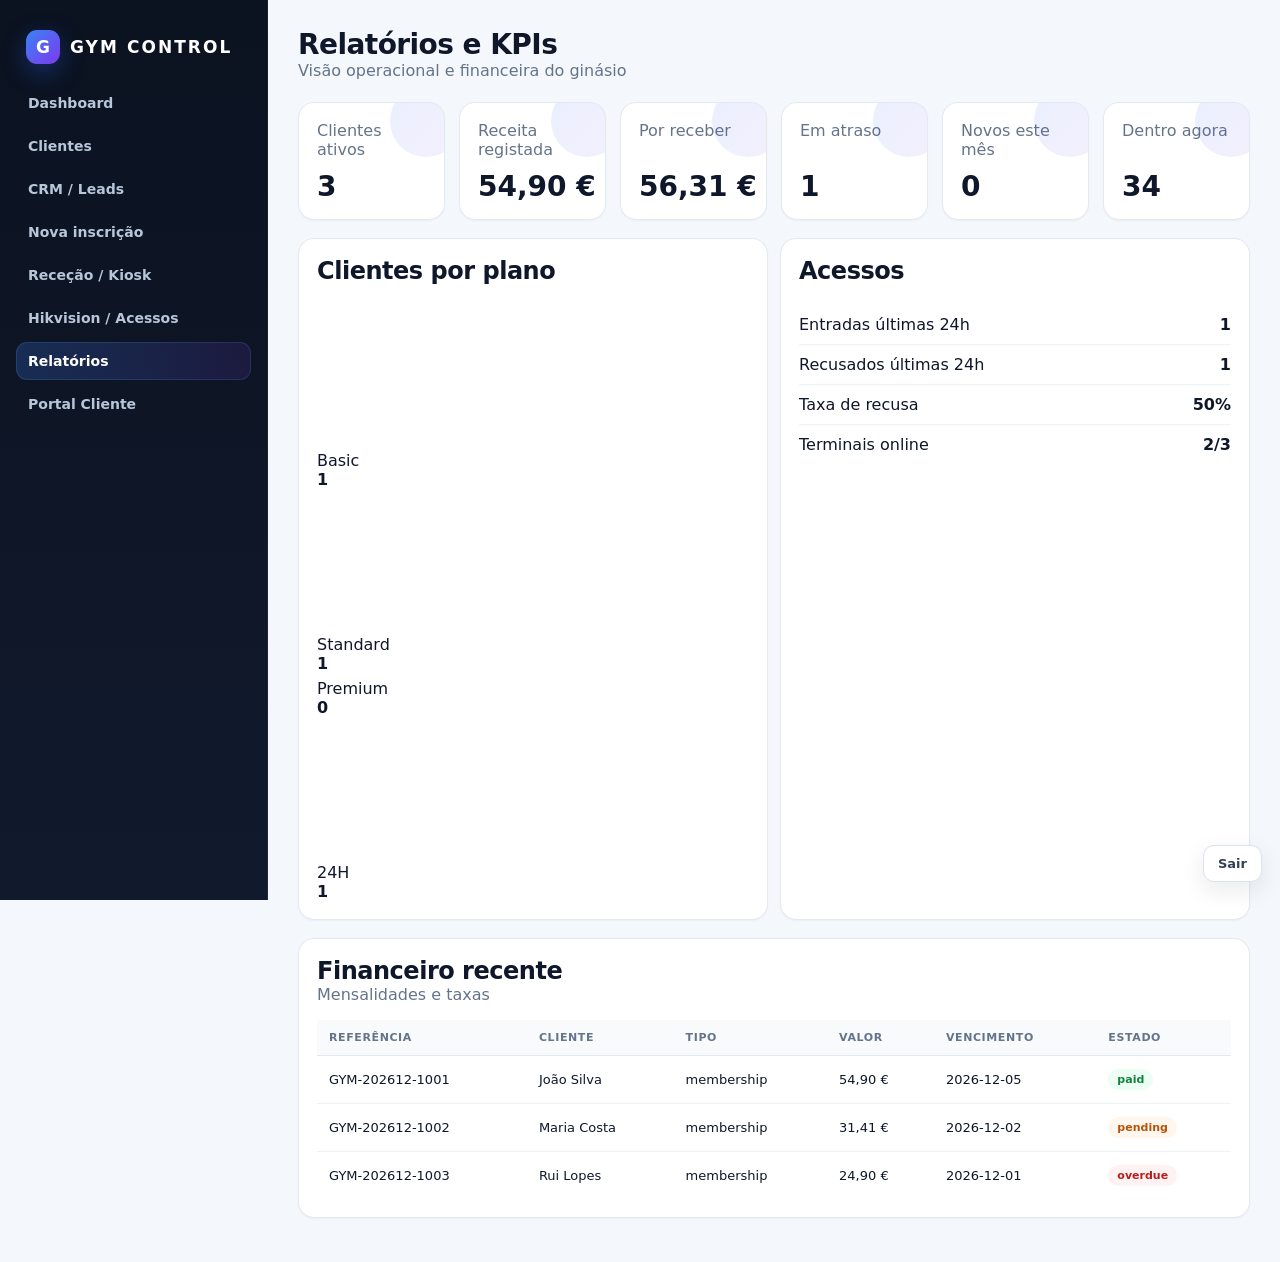
<file: reports.html>
<!doctype html><html lang="pt"><head><meta charset="utf-8"><meta name="viewport" content="width=device-width,initial-scale=1"><title>GYM Control · Relatórios</title><link rel="stylesheet" href="assets/css/app.css"><link rel="icon" href="assets/gym-control.svg" type="image/svg+xml"></head>
<body><button class="btn light" onclick="GYM_SESSION.logout()" style="position:fixed;right:16px;bottom:16px;z-index:50">Sair</button><div class="layout"><aside class="sidebar"><div class="brand">GYM CONTROL</div><nav class="nav"><a href="admin.html">Dashboard</a><a href="clients.html">Clientes</a><a href="crm.html">CRM / Leads</a><a href="enrollment.html">Nova inscrição</a><a href="reception.html">Receção / Kiosk</a><a href="hikvision.html">Hikvision / Acessos</a><a class="active" href="reports.html">Relatórios</a><a href="client-portal.html">Portal Cliente</a></nav></aside>
<main class="main"><div class="topbar"><div><h1 style="margin:0">Relatórios e KPIs</h1><div class="muted">Visão operacional e financeira do ginásio</div></div></div>
<div class="kpi-grid-6"><div class="card kpi"><span class="muted">Clientes ativos</span><strong id="kActive">0</strong></div><div class="card kpi"><span class="muted">Receita registada</span><strong id="kRevenue">€0</strong></div><div class="card kpi"><span class="muted">Por receber</span><strong id="kReceivable">€0</strong></div><div class="card kpi"><span class="muted">Em atraso</span><strong id="kOverdue">0</strong></div><div class="card kpi"><span class="muted">Novos este mês</span><strong id="kNew">0</strong></div><div class="card kpi"><span class="muted">Dentro agora</span><strong id="kInside">0</strong></div></div>

<div class="grid row" style="margin-top:18px"><div class="card"><h2 style="margin-top:0">Clientes por plano</h2><div id="planBars" class="chart-bars"></div></div><div class="card"><h2 style="margin-top:0">Acessos</h2><div id="accessStats"></div></div></div>

<div class="card" style="margin-top:18px"><div class="section-title"><div><h2 style="margin:0">Financeiro recente</h2><div class="muted">Mensalidades e taxas</div></div></div><div style="overflow:auto"><table><thead><tr><th>Referência</th><th>Cliente</th><th>Tipo</th><th>Valor</th><th>Vencimento</th><th>Estado</th></tr></thead><tbody id="financeRows"></tbody></table></div></div>
</main></div><script src="assets/js/app.js"></script><script src="assets/js/reports.js"></script><script src="assets/js/session.js"></script><script src="assets/js/ui.js"></script></body></html>
</file>
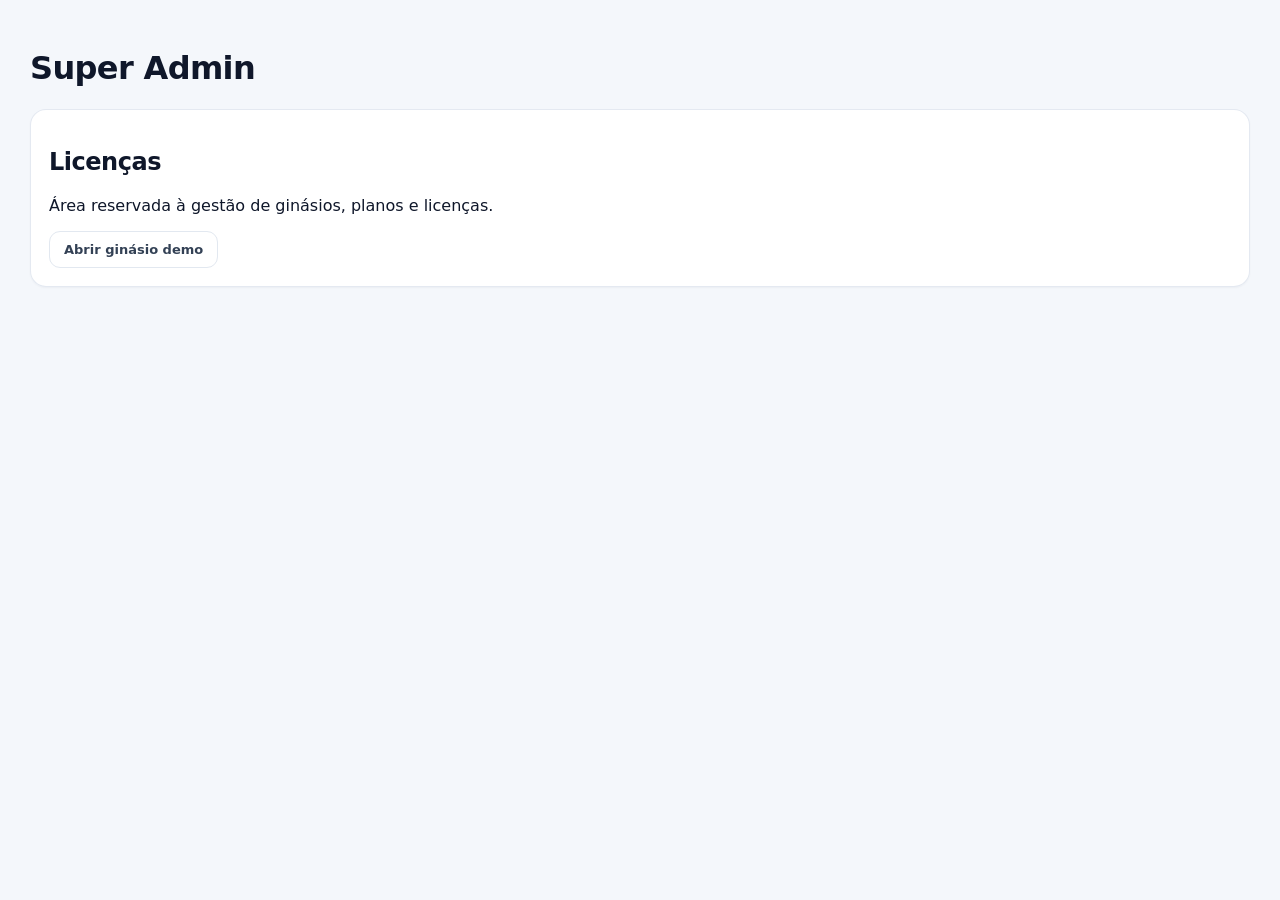
<file: super-admin.html>
<!doctype html><html lang="pt"><head><meta charset="utf-8"><meta name="viewport" content="width=device-width,initial-scale=1"><title>GYM Control · Super Admin</title><link rel="stylesheet" href="assets/css/app.css"><link rel="icon" href="assets/gym-control.svg" type="image/svg+xml"></head><body><main class="main"><h1>Super Admin</h1><div class="card"><h2>Licenças</h2><p>Área reservada à gestão de ginásios, planos e licenças.</p><a class="btn light" href="admin.html">Abrir ginásio demo</a></div></main><script src="assets/js/session.js"></script><script src="assets/js/ui.js"></script></body></html>
</file>
<file: assets/css/app.css>
:root{--bg:#f4f7fb;--surface:#fff;--text:#0f172a;--muted:#64748b;--line:#e2e8f0;--primary:#2563eb;--primary2:#1d4ed8;--success:#16a34a;--warning:#d97706;--danger:#dc2626;--radius:16px;--sidebar:#0b1220;--sidebar2:#111a2d}
*{box-sizing:border-box}html{scroll-behavior:smooth}body{margin:0;font-family:Inter,ui-sans-serif,system-ui,-apple-system,BlinkMacSystemFont,"Segoe UI",sans-serif;background:var(--bg);color:var(--text);-webkit-font-smoothing:antialiased}button,input,select,textarea{font:inherit}a{color:inherit;text-decoration:none}h1,h2,h3{letter-spacing:-.02em}.muted{color:var(--muted)}.hidden{display:none!important}
.layout{display:grid;grid-template-columns:268px minmax(0,1fr);min-height:100vh}.sidebar{position:sticky;top:0;height:100vh;background:linear-gradient(180deg,var(--sidebar),var(--sidebar2));color:#dbe7f5;padding:22px 16px;border-right:1px solid rgba(255,255,255,.06);overflow-y:auto}.brand{display:flex;align-items:center;gap:10px;padding:8px 10px 20px;font-size:17px;font-weight:900;letter-spacing:.12em;color:#fff}.brand:before{content:"G";width:34px;height:34px;border-radius:11px;display:grid;place-items:center;background:linear-gradient(135deg,#3b82f6,#7c3aed);font-weight:900;letter-spacing:0;box-shadow:0 8px 24px rgba(37,99,235,.35)}
.nav{display:flex;flex-direction:column;gap:5px}.nav a{display:flex;align-items:center;gap:10px;padding:11px 12px;border-radius:11px;color:#b8c6d9;font-weight:650;font-size:14px;transition:.18s}.nav a:hover{background:rgba(255,255,255,.06);color:#fff;transform:translateX(1px)}.nav a.active{color:#fff;background:linear-gradient(90deg,rgba(59,130,246,.22),rgba(124,58,237,.13));box-shadow:inset 0 0 0 1px rgba(96,165,250,.16)}
.main{padding:28px 30px 44px;min-width:0}.topbar{display:flex;align-items:center;justify-content:space-between;gap:16px;margin-bottom:22px}.topbar h1{font-size:28px}.toolbar{display:flex;gap:8px;align-items:center;flex-wrap:wrap}.space{display:flex;align-items:center;justify-content:space-between;gap:12px}.section-title{display:flex;align-items:center;justify-content:space-between;gap:14px;margin-bottom:16px}
.card{background:rgba(255,255,255,.95);border:1px solid rgba(226,232,240,.92);border-radius:var(--radius);padding:18px;box-shadow:0 1px 2px rgba(15,23,42,.04);transition:.18s}.card:hover{box-shadow:0 8px 22px rgba(15,23,42,.055)}.kpi{min-height:118px;display:flex;flex-direction:column;justify-content:space-between;position:relative;overflow:hidden}.kpi:after{content:"";position:absolute;right:-18px;top:-18px;width:72px;height:72px;border-radius:50%;background:linear-gradient(135deg,rgba(37,99,235,.10),rgba(124,58,237,.08))}.kpi strong{font-size:28px;line-height:1.05}
.kpi-grid-6{display:grid;grid-template-columns:repeat(6,minmax(0,1fr));gap:14px}.grid{display:grid;gap:14px}.grid.row{grid-template-columns:repeat(2,minmax(0,1fr))}.grid.row3{grid-template-columns:repeat(3,minmax(0,1fr))}.grid.row4{grid-template-columns:repeat(4,minmax(0,1fr))}
.btn{border:0;border-radius:11px;padding:10px 14px;cursor:pointer;font-weight:750;font-size:13px;display:inline-flex;align-items:center;justify-content:center;gap:7px;transition:.17s}.btn:hover{transform:translateY(-1px)}.btn:active{transform:none}.btn.primary{background:linear-gradient(135deg,var(--primary),var(--primary2));color:#fff;box-shadow:0 8px 18px rgba(37,99,235,.18)}.btn.success{background:var(--success);color:#fff}.btn.danger{background:var(--danger);color:#fff}.btn.light{background:#fff;color:#334155;border:1px solid var(--line)}.btn.light:hover{background:#f8fafc;border-color:#cbd5e1}
label{display:block;margin-bottom:6px;font-size:12px;font-weight:800;color:#475569}input,select,textarea{width:100%;border:1px solid #d7e0ea;background:#fff;border-radius:11px;padding:10px 12px;color:var(--text);outline:none;transition:.16s}input:focus,select:focus,textarea:focus{border-color:#60a5fa;box-shadow:0 0 0 4px rgba(59,130,246,.11)}textarea{resize:vertical}.row{display:grid;grid-template-columns:1fr 1fr;gap:12px}
table{width:100%;border-collapse:separate;border-spacing:0;font-size:13px}thead th{position:sticky;top:0;z-index:1;text-align:left;padding:11px 12px;color:#64748b;background:#f8fafc;border-bottom:1px solid var(--line);font-size:11px;text-transform:uppercase;letter-spacing:.055em}tbody td{padding:13px 12px;border-bottom:1px solid #edf2f7;vertical-align:middle}tbody tr:hover{background:#fafcff}tbody tr:last-child td{border-bottom:0}.badge{display:inline-flex;align-items:center;gap:5px;border-radius:999px;padding:5px 9px;font-size:11px;font-weight:800;line-height:1}.badge.ok{background:#ecfdf3;color:#15803d}.badge.warn{background:#fff7ed;color:#b45309}.badge.bad{background:#fef2f2;color:#b91c1c}.metric-row{display:flex;align-items:center;justify-content:space-between;gap:16px;padding:10px 0;border-bottom:1px solid #edf2f7}.metric-row:last-child{border-bottom:0}
.modal{position:fixed;inset:0;background:rgba(15,23,42,.52);backdrop-filter:blur(7px);display:grid;place-items:center;padding:20px;z-index:100}.modal-box{width:min(720px,100%);max-height:90vh;overflow:auto;background:#fff;border:1px solid rgba(255,255,255,.5);border-radius:20px;padding:22px;box-shadow:0 24px 70px rgba(15,23,42,.12)}
.kanban{display:grid;grid-template-columns:repeat(6,minmax(238px,1fr));gap:14px;overflow:auto;padding-bottom:8px}.kanban-col{background:#f4f7fb;border:1px solid #e7edf4;border-radius:15px;padding:11px;min-height:430px}.kanban-col h3{margin:2px 3px 10px;font-size:13px;color:#334155}.lead-card{background:#fff;border:1px solid #e2e8f0;border-radius:13px;padding:13px;margin-bottom:10px;box-shadow:0 4px 12px rgba(15,23,42,.035);transition:.16s}.lead-card:hover{transform:translateY(-1px);box-shadow:0 9px 22px rgba(15,23,42,.07)}.lead-card strong{display:block}.lead-meta{font-size:12px;color:var(--muted);margin-top:6px}.kanban-count{font-size:10px;background:#fff;border:1px solid #e2e8f0;border-radius:999px;padding:3px 7px;margin-left:6px}.crm-grid{display:grid;grid-template-columns:1.4fr .6fr;gap:16px}
.client-layout{display:grid;grid-template-columns:320px 1fr;gap:18px}.client-list{max-height:72vh;overflow:auto;padding-right:2px}.client-item{padding:13px;border:1px solid var(--line);border-radius:13px;margin-bottom:8px;background:#fff;cursor:pointer;transition:.16s}.client-item:hover{background:#f8fbff;border-color:#bfdbfe}.client-item.active{border-color:#60a5fa;background:#f5f9ff;box-shadow:0 0 0 3px rgba(59,130,246,.08)}.profile-head{display:grid;grid-template-columns:84px 1fr auto;gap:16px;align-items:center}.profile-avatar{width:84px;height:84px;border-radius:18px;background:linear-gradient(135deg,#dbeafe,#ede9fe);color:#1e3a8a;display:flex;align-items:center;justify-content:center;font-size:28px;font-weight:900;border:1px solid #dbeafe}.profile-tabs{display:flex;gap:7px;flex-wrap:wrap;margin:18px 0}.profile-tab{border:1px solid transparent;padding:9px 12px;border-radius:10px;background:#f1f5f9;color:#475569;font-weight:750;cursor:pointer}.profile-tab:hover{background:#e9eff7}.profile-tab.active{background:#eaf2ff;color:#1d4ed8;border-color:#bfdbfe}.profile-panel{display:none}.profile-panel.active{display:block}.timeline-item{padding:12px 0;border-bottom:1px solid var(--line)}.timeline-item:last-child{border-bottom:0}.doc-row{display:flex;justify-content:space-between;gap:12px;align-items:center;padding:11px 0;border-bottom:1px solid var(--line)}
.login-page{min-height:100vh;display:grid;grid-template-columns:1.15fr .85fr;background:#f7f9fc}.login-hero{padding:54px;display:flex;flex-direction:column;justify-content:space-between;background:radial-gradient(circle at 15% 18%,rgba(59,130,246,.28),transparent 33%),radial-gradient(circle at 82% 76%,rgba(124,58,237,.24),transparent 33%),linear-gradient(135deg,#09111f,#13213a 70%,#162447);color:#fff;position:relative;overflow:hidden}.login-hero:after{content:"";position:absolute;width:340px;height:340px;border-radius:50%;border:1px solid rgba(255,255,255,.08);right:-140px;top:-100px}.login-hero h1{font-size:56px;line-height:1.02;margin:0;max-width:650px;letter-spacing:-.045em}.login-hero p{font-size:18px;line-height:1.65;color:#cbd5e1;max-width:610px}.login-brand{font-weight:900;letter-spacing:.13em;font-size:17px}.login-points{display:grid;grid-template-columns:repeat(2,minmax(0,1fr));gap:12px;margin-top:30px}.login-point{padding:16px;border:1px solid rgba(255,255,255,.11);background:rgba(255,255,255,.055);border-radius:15px;backdrop-filter:blur(8px)}.login-point strong{display:block;margin-bottom:5px;color:#fff}.login-point span{color:#cbd5e1;font-size:13px}.login-panel-wrap{display:flex;align-items:center;justify-content:center;padding:38px}.login-panel{width:min(455px,100%);background:#fff;border:1px solid #e6ecf3;border-radius:22px;padding:30px;box-shadow:0 24px 65px rgba(15,23,42,.10)}.login-panel h2{margin:0 0 6px;font-size:30px}.login-role-grid{display:grid;grid-template-columns:1fr 1fr;gap:10px;margin-top:16px}.login-role{border:1px solid var(--line);background:#fff;border-radius:13px;padding:13px;text-align:left;cursor:pointer;transition:.16s}.login-role:hover{border-color:#93c5fd;background:#f8fbff;transform:translateY(-1px)}.login-role strong{display:block}.login-footer{font-size:12px;color:#64748b;text-align:center;margin-top:18px}
body>button[onclick*="logout"]{right:18px!important;bottom:18px!important;background:#fff!important;border:1px solid #dbe3ec!important;box-shadow:0 8px 24px rgba(15,23,42,.09)!important}
@media(max-width:1200px){.kpi-grid-6{grid-template-columns:repeat(3,minmax(0,1fr))}.grid.row4{grid-template-columns:repeat(2,minmax(0,1fr))}}@media(max-width:1000px){.layout{grid-template-columns:220px minmax(0,1fr)}.main{padding:24px 20px 40px}.crm-grid{grid-template-columns:1fr}.client-layout{grid-template-columns:1fr}.client-list{max-height:320px}}@media(max-width:820px){.layout{display:block}.sidebar{position:relative;height:auto;padding:14px}.brand{padding-bottom:12px}.nav{display:grid;grid-template-columns:repeat(2,minmax(0,1fr))}.main{padding:18px 14px 36px}.topbar{align-items:flex-start;flex-direction:column}.kpi-grid-6,.grid.row3,.grid.row4,.grid.row{grid-template-columns:1fr}.profile-head{grid-template-columns:72px 1fr}.profile-avatar{width:72px;height:72px}.profile-head>.toolbar{grid-column:1/-1}.login-page{grid-template-columns:1fr}.login-hero{padding:34px}.login-hero h1{font-size:40px}.login-panel-wrap{padding:22px}}@media(max-width:560px){.nav{grid-template-columns:1fr}.row{grid-template-columns:1fr}.login-points,.login-role-grid{grid-template-columns:1fr}.login-hero h1{font-size:34px}.card{padding:15px}.modal{padding:10px}.modal-box{border-radius:16px;padding:17px}}
</file>
